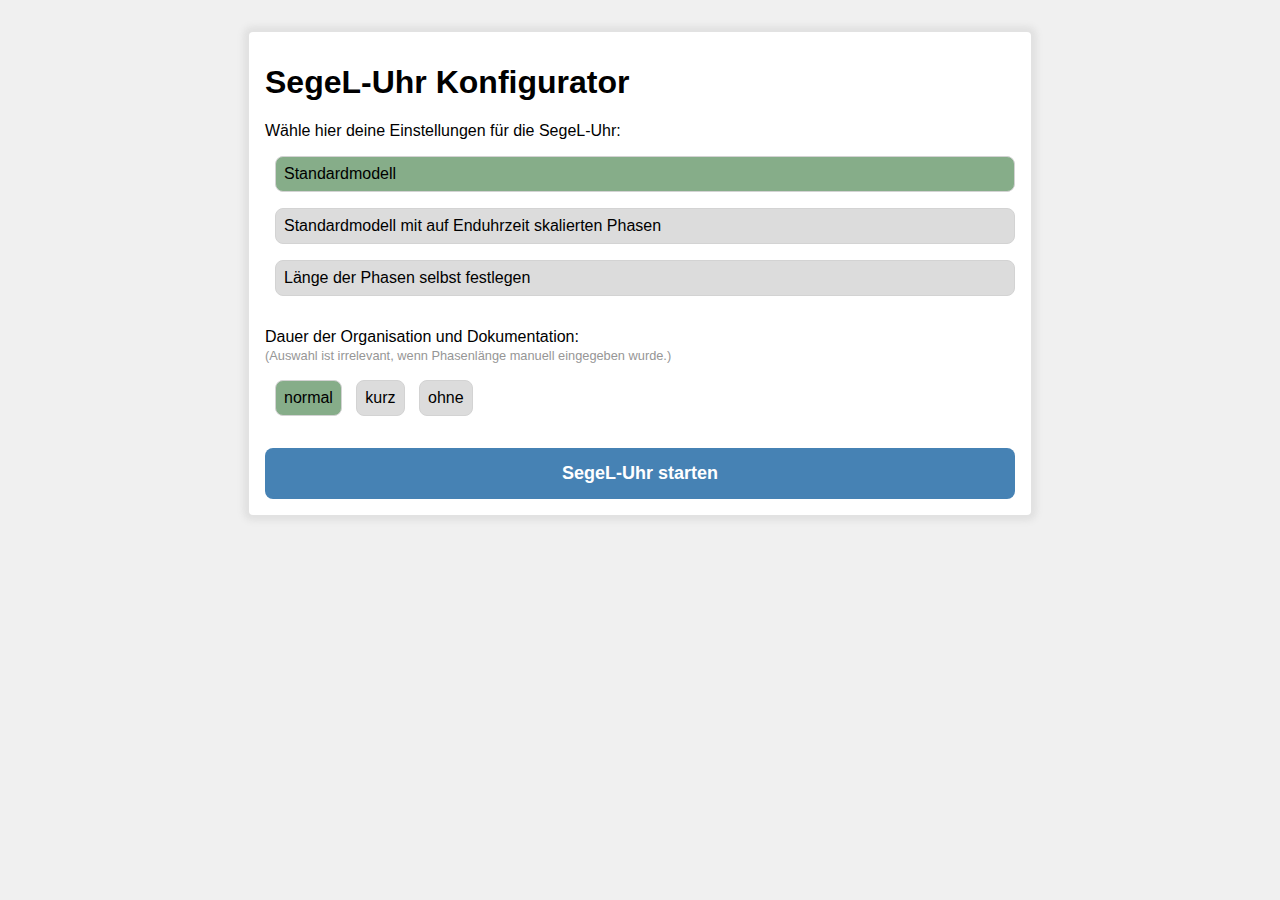
<file: index.html>
<!DOCTYPE html>
<head>
    <meta charset="UTF-8">
    <meta name="viewport" content="width=device-width, initial-scale=1.0">
    <link rel="stylesheet" href="style.css">
    <script src="side_packages/jquery-3.6.0.min.js"></script>
    <script src="side_packages/chart.js"></script>
    <script src="script.js"></script>
    <link rel="icon" type="img/x-icon" href="img/Thumbnail_xl_trans.png">
    <title>SegeL Uhr</title>
    </head>
    <body>
        <div id="content">
            <h1>SegeL-Uhr Konfigurator</h1>

            <div id="models">
                <p>Wähle hier deine Einstellungen für die SegeL-Uhr:</p>

                <div id="model1">
                    <input type="radio" class="radioModel" name="model" id="radioModel1" value="1" checked>
                    <label for="radioModel1" class="radioModelLabel">Standardmodell</label>
                </div>

                <div id="model2" class="mtop1">
                    <input type="radio" class="radioModel" name="model" id="radioModel2" value="2">
                    <label for="radioModel2" class="radioModelLabel" id="radioModel2Label">Standardmodell mit auf Enduhrzeit skalierten Phasen</label>
                    
                    <div class="model2Collapsible">
                        <div class="model2Content">
                            <div>
                                Die Stunde ist schon angefangen, aber du möchtest trotzdem, dass die Schüler*innen zum Ende der Stunde alle SegeL-Phasen durchlaufen haben und hast keine Lust, die Zeiten der Phasen manuell festzulegen?<br>
                                Dann wähle hier deine Enduhrzeit aus und die Einzel- und Partnerphase wird automatisch so angepasst, dass alle Phasen am Ende der Stunde beendet sind.
                            </div>
                            
                            <div class="mtop1">
                                <b>Enduhrzeit:</b>
        
                                <div id="endTimeContainer"></div>
                            </div>
                        </div>
                    </div>
                </div>

                <div id="model3" class="mtop1">
                    <input type="radio" class="radioModel" name="model" id="radioModel3" value="3">
                    <label for="radioModel3" class="radioModelLabel" id="radioModel3Label">Länge der Phasen selbst festlegen</label>
    
                    <div class="model3Collapsible">
                        <div class="model3Content">
                            <div class="grid-container">
                                <div class="grid-item">Dauer <span id="p1"></span>:</div>
                                <div class="grid-item"><input type="number" class="timeInput" id="phase1" min="0" value="0" autocomplete="off"></div>
                                <div class="grid-item">Minuten</div>
                            
                                <div class="grid-item">Dauer <span id="p2"></span>:</div>
                                <div class="grid-item"><input type="number" class="timeInput" id="phase2" min="0" value="0" autocomplete="off"></div>
                                <div class="grid-item">Minuten</div>
                            
                                <div class="grid-item">Dauer <span id="p3"></span>:</div>
                                <div class="grid-item"><input type="number" class="timeInput" id="phase3" min="0" value="0" autocomplete="off"></div>
                                <div class="grid-item">Minuten</div>
                            
                                <div class="grid-item">Dauer <span id="p4"></span>:</div>
                                <div class="grid-item"><input type="number" class="timeInput" id="phase4" min="0" value="0" autocomplete="off"></div>
                                <div class="grid-item">Minuten</div>
                            
                                <div class="grid-item p5">Dauer <span id="p5"></span>:</div>
                                <div class="grid-item p5"><input type="number" class="timeInput" id="phase5" min="0" value="0" autocomplete="off"></div>
                                <div class="grid-item p5">Minuten</div>
                            </div>

                            <div id="inforestzeit" class="mtop1">
                                Bis zum Ende der Stunde sind es noch <span id="restzeit"></span> Minuten. Nach Abzug der in der manuellen Auswahl vergebenen Zeit bleiben noch <span id="summeManuell"></span> Minuten übrig.
                            </div>
                        </div>
                    </div>
                </div>
            </div>
      
            <div id="lilaphasen" class="mtop2">
                <p>Dauer der Organisation und Dokumentation:<br><span class="textklein">(Auswahl ist irrelevant, wenn Phasenlänge manuell eingegeben wurde.)</span></p>
                
                <input type="radio" name="lila" class="radioLila" id="lila_normal" value="normal" checked>
                <label for="lila_normal" class="radioLilaLabel">normal</label>
            
                <input type="radio" name="lila" class="radioLila" id="lila_kurz" value="kurz">
                <label for="lila_kurz" class="radioLilaLabel">kurz</label>
            
                <input type="radio" name="lila" class="radioLila" id="lila_ohne" value="ohne">
                <label for="lila_ohne" class="radioLilaLabel">ohne</label>
            </div>

            <div id="starteUhr" class="mtop2">
                <button id="start">SegeL-Uhr starten</button>
            </div>

        </div>

    </body>
</html>
</file>
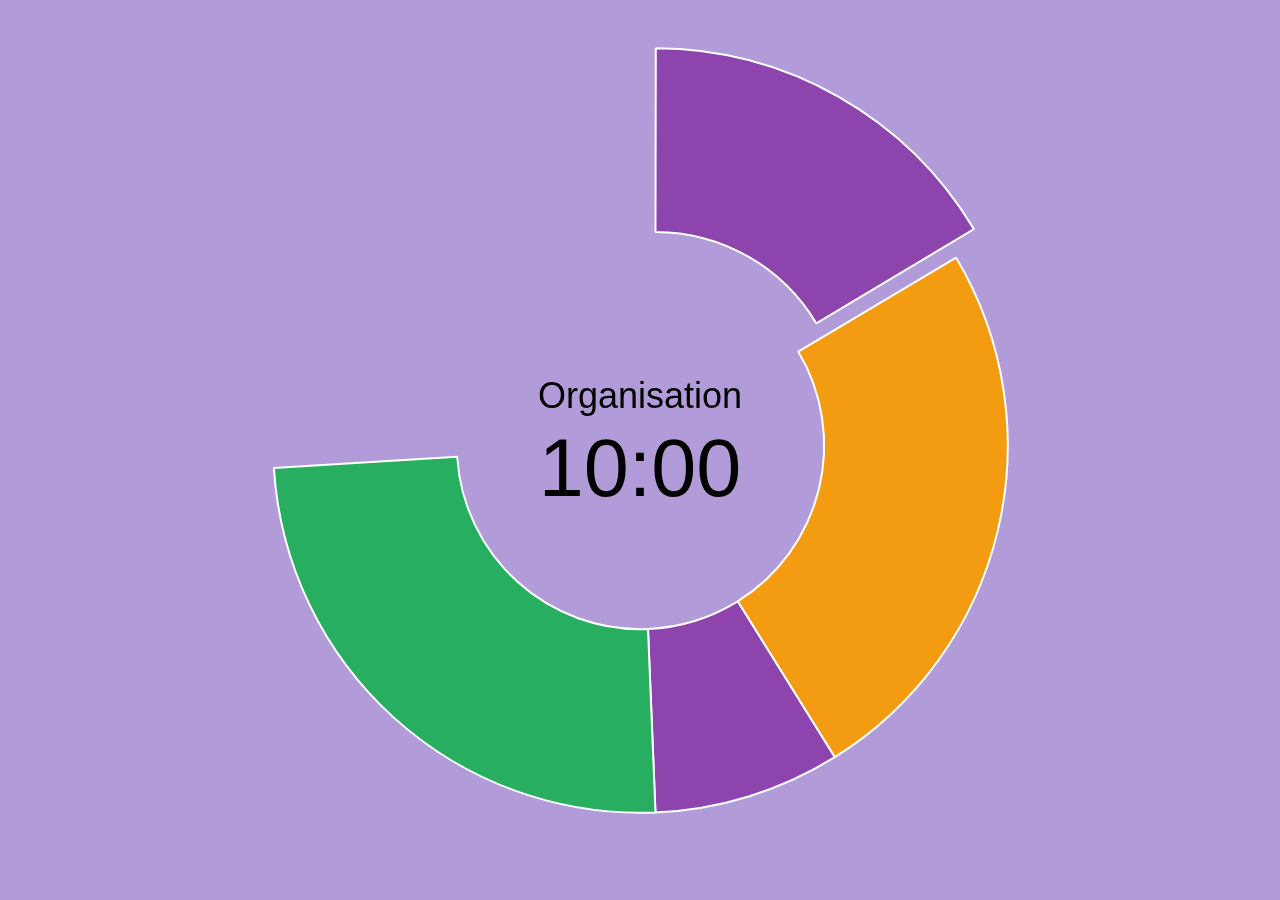
<file: uhr/index.html>
<!DOCTYPE html>
 <head>
    <meta charset="UTF-8">
    <meta name="viewport" content="width=device-width, initial-scale=1.0">
    <link rel="stylesheet" href="./style.css">
    <title>SegeL Uhr</title>
    <script src="./../side_packages/chart.js"></script>
    <script src="./../side_packages/jquery-3.6.0.min.js"></script>
    <link rel="icon" type="img/x-icon" href="./../img/Thumbnail_xl_trans.png">
  </head>
  <body>
    <div id="chart-container">
      <canvas id="myDoughnutChart"></canvas>
    </div>
    <div id="description"></div>
    <div id="countdown"></div>
    <button id="addMinute">+1min</button>
    <button id="home">zur Startseite</button>
    <script src="canvas.js"></script>
  </body>
</html>
</file>
<file: style.css>
body {
    display: flex;
    justify-content: center;
    margin: 0 auto;
    background-color: rgb(240, 240, 240);
    background-attachment: fixed;
    font-family: Verdana, Geneva, Tahoma, sans-serif;
}

h1 {
    margin-top: 0.5em;
}

#content {
    width: 750px;
    margin: 2em auto;
    padding: 1em;
    background-color: white;
    box-shadow: 0px 0px 6px 6px rgb(225, 225, 225);
    border-radius: 4px;
}

.textklein {
    font-size: 80%; 
    color:rgb(150, 150, 150)
}

.radioModel, 
.radioLila {
    display: none;
}

.radioModelLabel, 
.radioLilaLabel {
    margin-left: 10px;
    border: 1px solid lightgray;
    border-radius: 8px;
    padding: 8px;
    cursor: pointer;
    background-color: rgb(220, 220, 220);
}

.radioModelLabel {
    display: block;
}

.radioLilaLabel {
    display: inline-block;
}

.radioModelLabel:hover,
.radioLilaLabel:hover {
    background-color: rgb(200, 200, 200);
    transition: background-color 0.2s linear;
}

.radioModel:checked + .radioModelLabel,
.radioLila:checked + .radioLilaLabel {
    background-color: rgb(134, 173, 137);
    transition: background-color 0.2s linear;
}

.radioModel:checked ~ .radioModelLabel[id="radioModel2Label"],
.radioModel:checked ~ .radioModelLabel[id="radioModel3Label"] {
    border-radius: 8px 8px 0px 0px;
}

.model2Collapsible,
.model3Collapsible {
    transition: max-height 400ms ease-in-out;
    max-height: 0;
    overflow: hidden;
    margin-left: 10px;
    border-left: 1px solid lightgray;
    border-bottom: 0px solid lightgray;
    border-right: 1px solid lightgray;
    border-radius: 8px;
}

.model2Collapsible.expand,
.model3Collapsible.expand {
    border-left: 1px solid lightgray;
    border-bottom: 1px solid lightgray;
    border-right: 1px solid lightgray;
    border-radius: 0px 0px 8px 8px;
}

.model2Content,
.model3Content {
    margin: 10px;
}

.timeInput {
    width: 3em;
}

.grid-container {
    display: grid;
    grid-template-columns: 13em 3em 8em;
    gap: 10px;
}

.grid-item {
    padding: 0px;
}

.mtop1 {
    margin-top: 1em;
}

.mtop2 {
    margin-top: 2em;
}

#endTimeContainer{
    display: grid;
    grid-template-columns: 7em 20em;
    gap: 10px;
    margin-top: 1em;
    margin-bottom: 1em;
}

.endTimeOption {
    margin-bottom: 10px;
}

/* SegeL-Uhr starten Button */
#start {
    display: block;
    width: 100%;
    padding: 15px 20px;
    margin-top: 20px;
    border: none;
    border-radius: 8px;
    background-color: rgb(70, 130, 180); /* Auffällige Hintergrundfarbe */
    color: white; /* Weißer Text */
    font-size: 18px; /* Größere Schriftgröße */
    font-weight: bold; /* Fettschrift */
    cursor: pointer;
    transition: background-color 0.2s linear, transform 0.2s linear;
}

#start:hover {
    background-color: rgb(60, 120, 170); /* Dunklere Hintergrundfarbe beim Hover */
}

#start:active {
    background-color: rgb(50, 110, 160); /* Noch dunklere Hintergrundfarbe beim Klicken */
    transform: scale(0.98); /* Leichtes Verkleinern beim Klicken */
}
</file>
<file: uhr/style.css>
body {
  display: flex;
  justify-content: center;
  margin: 0 auto;
  background-color: rgb(240, 240, 240);
  transition: background-color 1s ease;
  background-attachment: fixed;
  font-family: Verdana, Geneva, Tahoma, sans-serif;
}

#chart-container {
  position: relative;
  width: 95vb;
  height: 95vh;
  margin: 0 auto;
  padding-top: 2vh;
}

#myDoughnutChart {
  width: 95vb;
  height: 95vh;
}

#countdown {
  position: absolute;
  top: 52%;
  left: 50%;
  transform: translate(-50%, -50%);
  font-size: 9vh;
}

#description {
  position: absolute;
  top: 44%;
  left: 50%;
  transform: translate(-50%, -50%);
  font-size: 4vh;
}

#addMinute{
  position: absolute;
  top: 60%;
  font-size: 3vh;
  border-radius: 10px;
  border: 2px solid white;
  padding: 5px 10px;
  display: none;
}

#home{
  position: absolute;
  top: 60%;
  font-size: 3vh;
  border-radius: 10px;
  border: 2px solid black;
  padding: 5px 10px;
  display: none;
}

#home:hover{
  background-color: rgb(204, 204, 204);
  transition: background-color 0.3s ease;
  cursor: pointer
}

#home:active{
  background-color: rgb(153, 153, 153);
  transition: background-color 0.3s ease;
}
</file>
